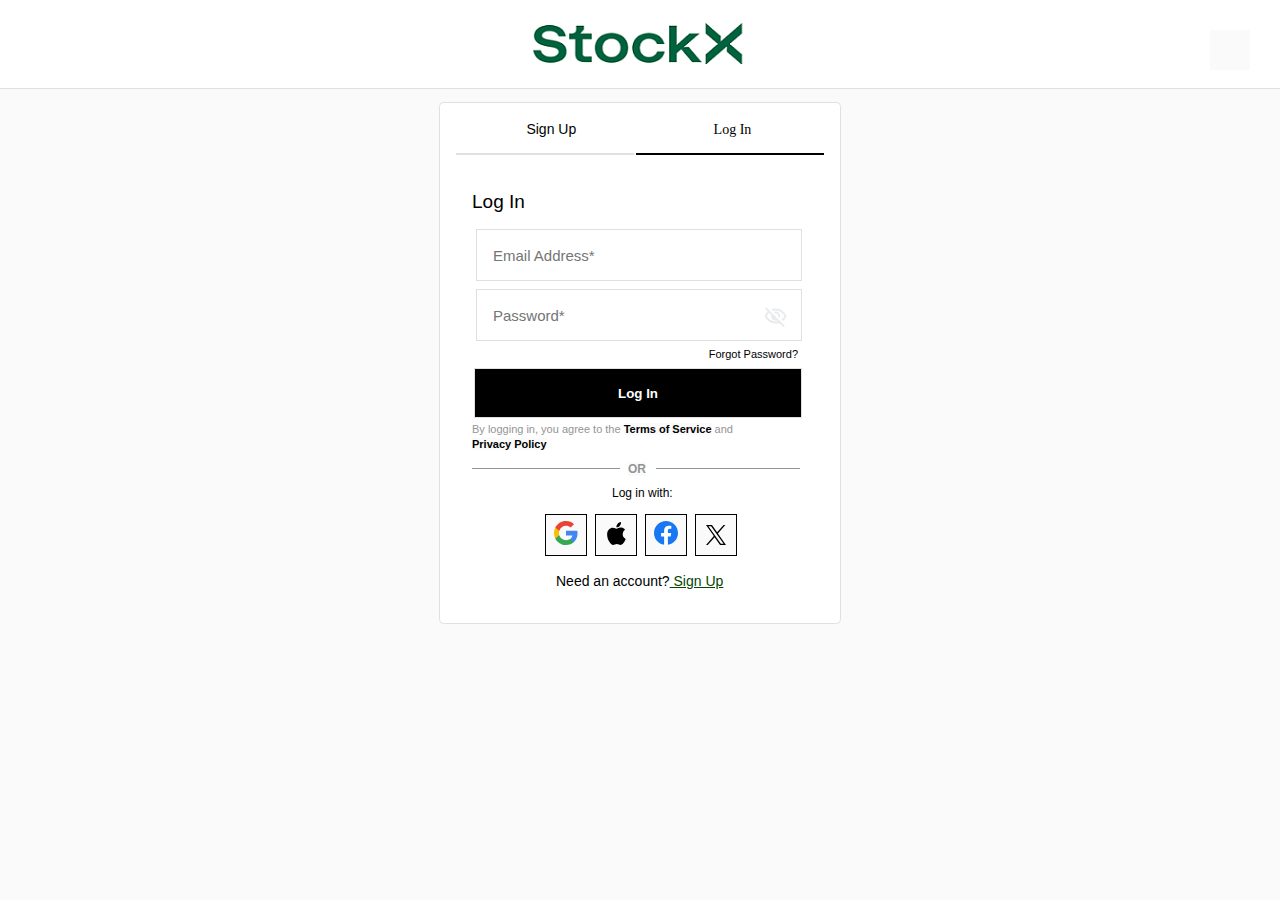
<file: HTML/index.html>
<!DOCTYPE html>
<html lang="en">

<head>
  <meta charset="UTF-8">
  <meta name="viewport" content="width=device-width, initial-scale=1.0">
  <link rel="stylesheet" href="../CSS/style.css">
  <link rel="icon" href="../SLIKE/icon.ico">
  <script src="../JS/script.js" defer></script>
  <title>Log in to StockX</title>
</head>

<body>
  <div class="najvecji">
    <div class="glava">
      <img src="../SLIKE/stockx.png" alt="logo" id="slika">
    </div>
    <div class="ozadje">
      <div class="podGlavo">
        <div class="obrazec">

          <div class="signupInLogin">
            <div class="signup">
              <button class="button" onclick="window.location.href='signup.html'">Sign Up</button>
              </button>
            </div>

            <div class="login active">
              <button class="button2" onclick="window.location.href='index.html'">Log In</button>

              </button>

            </div>
          </div>
          <div class="podgumbi">
            <h1>Log In</h1>
            <form class="loginFildi" id="loginform">
              <div id="forma">
                <input type="email" id="email" name="email" required
                pattern="[a-z0-9._%+-]+@[a-z0-9.-]+\.[a-z]{2,}$" 
                title="Please enter a valid email address (e.g., user@example.com)"
                placeholder="Email Address*">
              </div>
              <div class="geslo">
                <div id="forma">
                  <input type="password" id="password" name="password"
                    required
                    pattern="(?=.*[A-Z])(?=.*\d)(?=.*[@$!%*?&])[A-Za-z\d@$!%*?&]{8,}"
                    title="Password must be at least 8 characters, with at least 1 uppercase letter, 1 number, and 1 special character (e.g., @$!%*?&)."
                    placeholder="Password*">
                  <img id="password-toggle" class="on" alt="">
                </div>
              </div>
              <div class="pozabljenoGeslo">
                <a href="url" class="pozabigeslo">Forgot Password?</a>
              </div>
              <div class="gumbek">
                <input type="submit" id="submit" value="Log In">
              </div>
              <div class="tekst">
                <p class="napisano">By logging in, you agree to the <span>Terms of Service</span> and <br>
                  <span>Privacy Policy</span>
                </p>

              </div>
              <div class="podtekst">
                <span id="or">OR</span>
                <div id="levi"></div>
                <div id="desni"></div>
                <p id="vpodtekst">Log in with:</p>
              </div>
              <div class="ikonce">
                <div class="ikonca">
                  <span class="slikca"><svg width="30" height="30" viewBox="0 0 25 24" fill="none">
                      <path fill-rule="evenodd" clip-rule="evenodd"
                        d="M22.1 12.2272C22.1 11.5182 22.0364 10.8363 21.9182 10.1818H12.5V14.05H17.8818C17.65 15.3 16.9455 16.3591 15.8864 17.0682V19.5772H19.1182C21.0091 17.8363 22.1 15.2727 22.1 12.2272Z"
                        fill="#4285F4"></path>
                      <path fill-rule="evenodd" clip-rule="evenodd"
                        d="M12.4998 21.9999C15.1998 21.9999 17.4635 21.1045 19.118 19.5772L15.8862 17.0681C14.9907 17.6681 13.8453 18.0227 12.4998 18.0227C9.89529 18.0227 7.69075 16.2636 6.90439 13.8999H3.56348V16.4908C5.20893 19.759 8.59075 21.9999 12.4998 21.9999Z"
                        fill="#34A853"></path>
                      <path fill-rule="evenodd" clip-rule="evenodd"
                        d="M6.90455 13.9C6.70455 13.3 6.59091 12.6591 6.59091 12C6.59091 11.3409 6.70455 10.7 6.90455 10.1V7.50909H3.56364C2.88636 8.85909 2.5 10.3864 2.5 12C2.5 13.6136 2.88636 15.1409 3.56364 16.4909L6.90455 13.9Z"
                        fill="#FBBC05"></path>
                      <path fill-rule="evenodd" clip-rule="evenodd"
                        d="M12.4998 5.97727C13.968 5.97727 15.2862 6.48182 16.3226 7.47273L19.1907 4.60455C17.4589 2.99091 15.1953 2 12.4998 2C8.59075 2 5.20893 4.24091 3.56348 7.50909L6.90439 10.1C7.69075 7.73636 9.89529 5.97727 12.4998 5.97727Z"
                        fill="#EA4335"></path>
                    </svg></span>
                </div>
                <div class="ikonca">
                  <span class="slikca"><svg width="25" height="25" viewBox="0 0 24 24" fill="none">
                      <path
                        d="M15.195 4.513C15.873 3.69 16.351 2.567 16.351 1.433C16.351 1.278 16.341 1.123 16.318 1C15.206 1.044 13.872 1.734 13.083 2.668C12.449 3.379 11.871 4.513 11.871 5.647C11.871 5.825 11.905 5.991 11.916 6.047C11.982 6.058 12.094 6.08 12.216 6.08C13.206 6.08 14.45 5.413 15.195 4.513ZM15.973 6.313C14.317 6.313 12.961 7.325 12.093 7.325C11.171 7.325 9.97 6.38 8.525 6.38C5.779 6.38 3 8.648 3 12.918C3 15.586 4.023 18.398 5.301 20.211C6.391 21.744 7.347 23 8.725 23C10.081 23 10.682 22.1 12.371 22.1C14.083 22.1 14.472 22.978 15.973 22.978C17.463 22.978 18.453 21.61 19.397 20.265C20.442 18.72 20.887 17.219 20.897 17.142C20.809 17.119 17.963 15.952 17.963 12.695C17.963 9.871 20.198 8.604 20.331 8.504C18.852 6.381 16.596 6.314 15.973 6.314V6.313Z"
                        fill="black"></path>
                    </svg></span>
                </div>
                <div class="ikonca">
                  <span class="slikca"><svg width="30" height="30" viewBox="0 0 25 24" fill="none">
                      <circle cx="12.5" cy="12" r="10" fill="white"></circle>
                      <path
                        d="M22.5 12C22.5 6.477 18.023 2 12.5 2C6.977 2 2.5 6.477 2.5 12C2.5 16.991 6.157 21.128 10.938 21.878V14.891H8.398V12H10.938V9.797C10.938 7.291 12.43 5.907 14.715 5.907C15.808 5.907 16.953 6.102 16.953 6.102V8.562H15.693C14.45 8.562 14.063 9.333 14.063 10.125V12H16.836L16.393 14.89H14.063V21.878C18.843 21.128 22.5 16.991 22.5 12Z"
                        fill="#1877F2"></path>
                    </svg></span>
                </div>
                <div class="ikonca">
                  <svg class="slikca" width="20" height="20" viewBox="0 0 300 300.251" version="1.1">
                    <path
                      d="M178.57 127.15 290.27 0h-26.46l-97.03 110.38L89.34 0H0l117.13 166.93L0 300.25h26.46l102.4-116.59 81.8 116.59h89.34M36.01 19.54H76.66l187.13 262.13h-40.66" />
                  </svg>

                </div>
              </div>
            </form>

            <div class="toastBox"></div>

            <div class="tla">
              <p id="spodnja">Need an account?<a id="spodnjalink" href="signup.html"> Sign Up</a></p>
            </div>
          </div>
        </div>
      </div>
    </div>
  </div>

  <script>
    document.getElementById("loginform").addEventListener("submit", function (event) {
      event.preventDefault();

      const email = document.getElementById("email").value;
      const password = document.getElementById("password").value;

      console.log("Email:", email);
      console.log("Password:", password);

      showToast("Logged in successfully!");
    });
  </script>
</body>

</html>
</file>
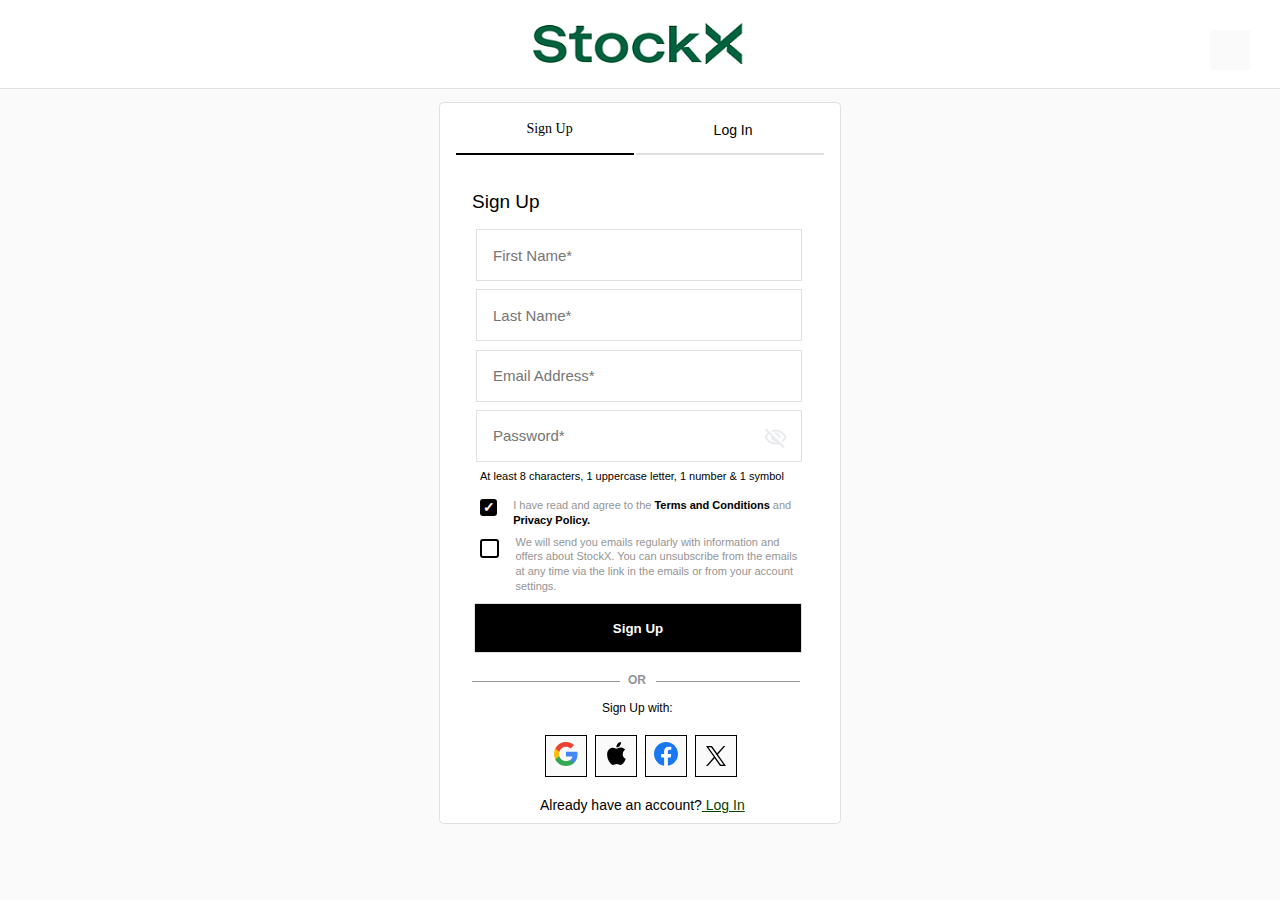
<file: signup.html>
<!DOCTYPE html>
<html lang="en">

<head>
  <meta charset="UTF-8">
  <meta name="viewport" content="width=device-width, initial-scale=1.0">
  <link rel="stylesheet" href="../CSS/style2.css">
  <link rel="icon" href="../SLIKE/icon.ico">
  <script src="../JS/script.js" defer></script>
  <title>Sign up for StockX</title>
</head>

<body>
  <div class="najvecji">
    <div class="glava">
      <img src="../SLIKE/stockx.png" alt="logo" id="slika">
    </div>
    <div class="ozadje">
      <div class="podGlavo">
        <div class="obrazec">

          <div class="signupInLogin">
            <div class="signup active">
              <button class="button2" onclick="window.location.href='signup.html'">Sign Up</button>
              </button>
            </div>

            <div class="login">
              <button class="button" onclick="window.location.href='index.html'">Log In</button>

              </button>

            </div>
          </div>
          <div class="podgumbi">
            <h1>Sign Up</h1>
            <form class="loginFildi" id="signupform">

              <div id="forma">
                <input type="text" id="ime" name="ime" required placeholder="First Name*">
              </div>


              <div class="geslo1">
                <div id="forma">
                  <input type="text" id="ime" name="priimek" required placeholder="Last Name*">
                </div>
              </div>

              <div id="forma">
                <input type="email" id="email" name="email" required
                pattern="[a-z0-9._%+-]+@[a-z0-9.-]+\.[a-z]{2,}$" 
                title="Please enter a valid email address (e.g., user@example.com)" placeholder="Email Address*">
              </div>

              <div class="geslo">
                <div id="forma">
                  <input type="password" id="password" name="password" required
                  pattern="(?=.*[A-Z])(?=.*\d)(?=.*[@$!%*?&])[A-Za-z\d@$!%*?&]{8,}"
                  title="Password must be at least 8 characters, with at least 1 uppercase letter, 1 number, and 1 special character (e.g., @$!%*?&)." placeholder="Password*">
                  <img id="password-toggle" class="on" alt="">
                </div>
              </div>
              <div class="pozabljenoGeslo">
                <span class="kajuse">At least 8 characters, 1 uppercase letter, 1 number & 1 symbol</span>
              </div>
              <div id="odkljukaj1">
                <input type="checkbox" checked id="checkbox1">
                <span class="custom-checkbox checked" onclick="toggleCheck()"></span>
                <p id="trmsncondits">I have read and agree to the <span>Terms and Conditions</span> and<br>
                  <span>Privacy Policy.</span></p>
              </div>
              <div id="odkljukaj2">
                <input type="checkbox" id="checkbox2">
                <span class="custom-checkbox1" onclick="toggleCheck1()"></span>
                <p id="marketing">We will send you emails regularly with information and <br>offers about StockX.
                  You can unsubscribe from the emails<br> at any time via the link in the emails or from your
                  account<br> settings.</p>
              </div>
              <div class="gumbek">
                <input type="submit" id="submit" value="Sign Up">
              </div>

              <div class="podtekst">

                <span id="or">OR</span>
                <div id="levi"></div>
                <div id="desni"></div>

                <p id="vpodtekst">Sign Up with:</p>
              </div>

              <div class="ikonce">
                <div class="ikonca">
                  <span class="slikca"><svg width="30" height="30" viewBox="0 0 25 24" fill="none">
                      <path fill-rule="evenodd" clip-rule="evenodd"
                        d="M22.1 12.2272C22.1 11.5182 22.0364 10.8363 21.9182 10.1818H12.5V14.05H17.8818C17.65 15.3 16.9455 16.3591 15.8864 17.0682V19.5772H19.1182C21.0091 17.8363 22.1 15.2727 22.1 12.2272Z"
                        fill="#4285F4"></path>
                      <path fill-rule="evenodd" clip-rule="evenodd"
                        d="M12.4998 21.9999C15.1998 21.9999 17.4635 21.1045 19.118 19.5772L15.8862 17.0681C14.9907 17.6681 13.8453 18.0227 12.4998 18.0227C9.89529 18.0227 7.69075 16.2636 6.90439 13.8999H3.56348V16.4908C5.20893 19.759 8.59075 21.9999 12.4998 21.9999Z"
                        fill="#34A853"></path>
                      <path fill-rule="evenodd" clip-rule="evenodd"
                        d="M6.90455 13.9C6.70455 13.3 6.59091 12.6591 6.59091 12C6.59091 11.3409 6.70455 10.7 6.90455 10.1V7.50909H3.56364C2.88636 8.85909 2.5 10.3864 2.5 12C2.5 13.6136 2.88636 15.1409 3.56364 16.4909L6.90455 13.9Z"
                        fill="#FBBC05"></path>
                      <path fill-rule="evenodd" clip-rule="evenodd"
                        d="M12.4998 5.97727C13.968 5.97727 15.2862 6.48182 16.3226 7.47273L19.1907 4.60455C17.4589 2.99091 15.1953 2 12.4998 2C8.59075 2 5.20893 4.24091 3.56348 7.50909L6.90439 10.1C7.69075 7.73636 9.89529 5.97727 12.4998 5.97727Z"
                        fill="#EA4335"></path>
                    </svg></span>
                </div>
                <div class="ikonca">
                  <span class="slikca"><svg width="25" height="25" viewBox="0 0 24 24" fill="none">
                      <path
                        d="M15.195 4.513C15.873 3.69 16.351 2.567 16.351 1.433C16.351 1.278 16.341 1.123 16.318 1C15.206 1.044 13.872 1.734 13.083 2.668C12.449 3.379 11.871 4.513 11.871 5.647C11.871 5.825 11.905 5.991 11.916 6.047C11.982 6.058 12.094 6.08 12.216 6.08C13.206 6.08 14.45 5.413 15.195 4.513ZM15.973 6.313C14.317 6.313 12.961 7.325 12.093 7.325C11.171 7.325 9.97 6.38 8.525 6.38C5.779 6.38 3 8.648 3 12.918C3 15.586 4.023 18.398 5.301 20.211C6.391 21.744 7.347 23 8.725 23C10.081 23 10.682 22.1 12.371 22.1C14.083 22.1 14.472 22.978 15.973 22.978C17.463 22.978 18.453 21.61 19.397 20.265C20.442 18.72 20.887 17.219 20.897 17.142C20.809 17.119 17.963 15.952 17.963 12.695C17.963 9.871 20.198 8.604 20.331 8.504C18.852 6.381 16.596 6.314 15.973 6.314V6.313Z"
                        fill="black"></path>
                    </svg></span>
                </div>
                <div class="ikonca">
                  <span class="slikca"><svg width="30" height="30" viewBox="0 0 25 24" fill="none">
                      <circle cx="12.5" cy="12" r="10" fill="white"></circle>
                      <path
                        d="M22.5 12C22.5 6.477 18.023 2 12.5 2C6.977 2 2.5 6.477 2.5 12C2.5 16.991 6.157 21.128 10.938 21.878V14.891H8.398V12H10.938V9.797C10.938 7.291 12.43 5.907 14.715 5.907C15.808 5.907 16.953 6.102 16.953 6.102V8.562H15.693C14.45 8.562 14.063 9.333 14.063 10.125V12H16.836L16.393 14.89H14.063V21.878C18.843 21.128 22.5 16.991 22.5 12Z"
                        fill="#1877F2"></path>
                    </svg></span>
                </div>
                <div class="ikonca">
                  <svg class="slikca" width="20" height="20" viewBox="0 0 300 300.251" version="1.1">
                    <path
                      d="M178.57 127.15 290.27 0h-26.46l-97.03 110.38L89.34 0H0l117.13 166.93L0 300.25h26.46l102.4-116.59 81.8 116.59h89.34M36.01 19.54H76.66l187.13 262.13h-40.66" />
                  </svg>

                </div>
              </div>
            </form>

            <div class="toastBox"></div>

            <div class="tla">
              <p id="spodnja">Already have an account?<a id="spodnjalink" href="index.html"> Log In</a></p>
            </div>
          </div>
        </div>
      </div>
    </div>
  </div>

  <script>
    document.getElementById("signupform").addEventListener("submit", function (event) {
      // Prevent page refresh
      event.preventDefault();

      showToast("Signed up successfully!");
    });
  </script>
</body>

</html>
</file>
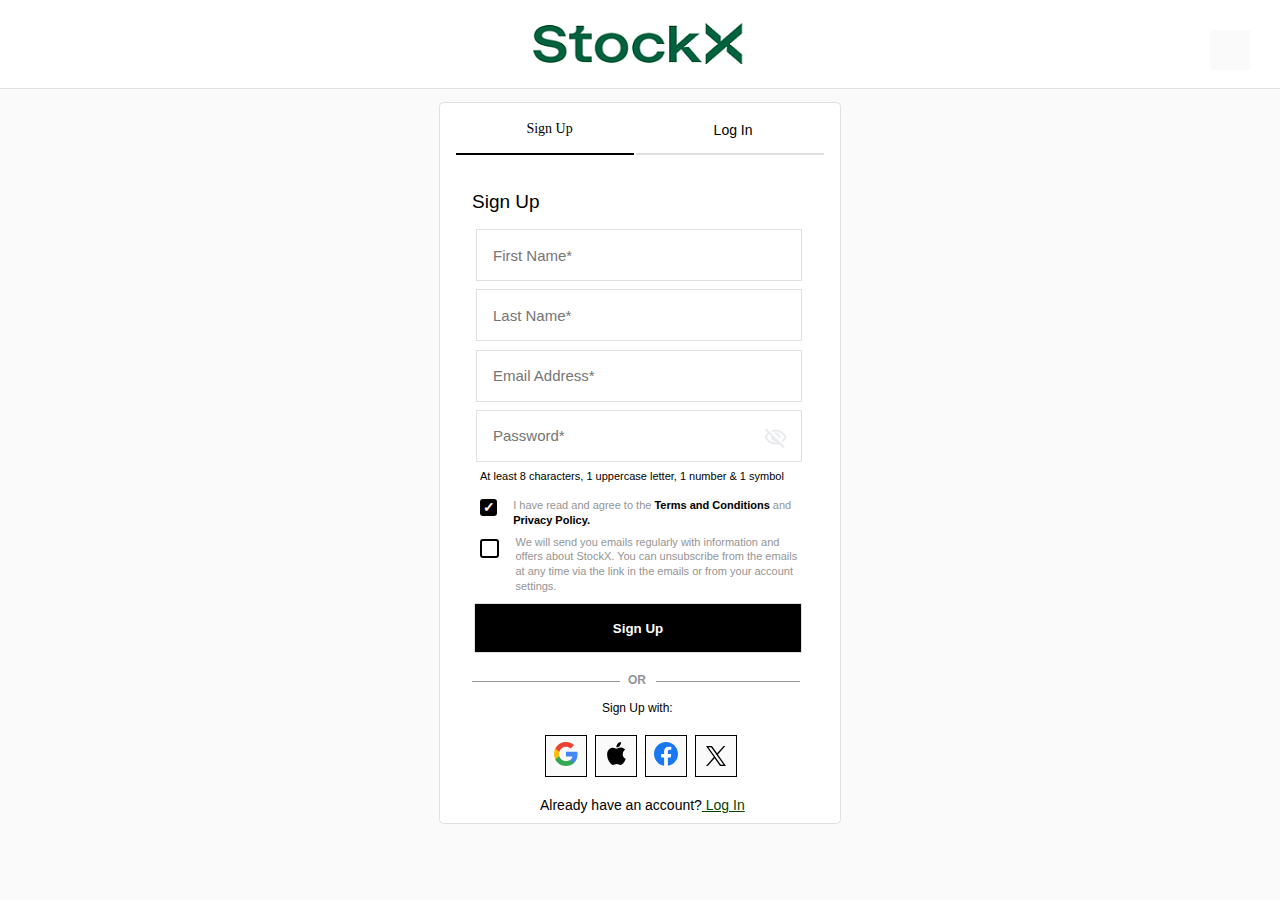
<file: HTML/signup.html>
<!DOCTYPE html>
<html lang="en">

<head>
  <meta charset="UTF-8">
  <meta name="viewport" content="width=device-width, initial-scale=1.0">
  <link rel="stylesheet" href="../CSS/style2.css">
  <link rel="icon" href="../SLIKE/icon.ico">
  <script src="../JS/script.js" defer></script>
  <title>Sign up for StockX</title>
</head>

<body>
  <div class="najvecji">
    <div class="glava">
      <img src="../SLIKE/stockx.png" alt="logo" id="slika">
    </div>
    <div class="ozadje">
      <div class="podGlavo">
        <div class="obrazec">

          <div class="signupInLogin">
            <div class="signup active">
              <button class="button2" onclick="window.location.href='signup.html'">Sign Up</button>
              </button>
            </div>

            <div class="login">
              <button class="button" onclick="window.location.href='../index.html'">Log In</button>

              </button>

            </div>
          </div>
          <div class="podgumbi">
            <h1>Sign Up</h1>
            <form class="loginFildi" id="signupform">

              <div id="forma">
                <input type="text" id="ime" name="ime" required placeholder="First Name*">
              </div>


              <div class="geslo1">
                <div id="forma">
                  <input type="text" id="ime" name="priimek" required placeholder="Last Name*">
                </div>
              </div>

              <div id="forma">
                <input type="email" id="email" name="email" required
                pattern="[a-z0-9._%+-]+@[a-z0-9.-]+\.[a-z]{2,}$" 
                title="Please enter a valid email address (e.g., user@example.com)" placeholder="Email Address*">
              </div>

              <div class="geslo">
                <div id="forma">
                  <input type="password" id="password" name="password" required
                  pattern="(?=.*[A-Z])(?=.*\d)(?=.*[@$!%*?&])[A-Za-z\d@$!%*?&]{8,}"
                  title="Password must be at least 8 characters, with at least 1 uppercase letter, 1 number, and 1 special character (e.g., @$!%*?&)." placeholder="Password*">
                  <img id="password-toggle" class="on" alt="">
                </div>
              </div>
              <div class="pozabljenoGeslo">
                <span class="kajuse">At least 8 characters, 1 uppercase letter, 1 number & 1 symbol</span>
              </div>
              <div id="odkljukaj1">
                <input type="checkbox" checked id="checkbox1">
                <span class="custom-checkbox checked" onclick="toggleCheck()"></span>
                <p id="trmsncondits">I have read and agree to the <span>Terms and Conditions</span> and<br>
                  <span>Privacy Policy.</span></p>
              </div>
              <div id="odkljukaj2">
                <input type="checkbox" id="checkbox2">
                <span class="custom-checkbox1" onclick="toggleCheck1()"></span>
                <p id="marketing">We will send you emails regularly with information and <br>offers about StockX.
                  You can unsubscribe from the emails<br> at any time via the link in the emails or from your
                  account<br> settings.</p>
              </div>
              <div class="gumbek">
                <input type="submit" id="submit" value="Sign Up">
              </div>

              <div class="podtekst">

                <span id="or">OR</span>
                <div id="levi"></div>
                <div id="desni"></div>

                <p id="vpodtekst">Sign Up with:</p>
              </div>

              <div class="ikonce">
                <div class="ikonca">
                  <span class="slikca"><svg width="30" height="30" viewBox="0 0 25 24" fill="none">
                      <path fill-rule="evenodd" clip-rule="evenodd"
                        d="M22.1 12.2272C22.1 11.5182 22.0364 10.8363 21.9182 10.1818H12.5V14.05H17.8818C17.65 15.3 16.9455 16.3591 15.8864 17.0682V19.5772H19.1182C21.0091 17.8363 22.1 15.2727 22.1 12.2272Z"
                        fill="#4285F4"></path>
                      <path fill-rule="evenodd" clip-rule="evenodd"
                        d="M12.4998 21.9999C15.1998 21.9999 17.4635 21.1045 19.118 19.5772L15.8862 17.0681C14.9907 17.6681 13.8453 18.0227 12.4998 18.0227C9.89529 18.0227 7.69075 16.2636 6.90439 13.8999H3.56348V16.4908C5.20893 19.759 8.59075 21.9999 12.4998 21.9999Z"
                        fill="#34A853"></path>
                      <path fill-rule="evenodd" clip-rule="evenodd"
                        d="M6.90455 13.9C6.70455 13.3 6.59091 12.6591 6.59091 12C6.59091 11.3409 6.70455 10.7 6.90455 10.1V7.50909H3.56364C2.88636 8.85909 2.5 10.3864 2.5 12C2.5 13.6136 2.88636 15.1409 3.56364 16.4909L6.90455 13.9Z"
                        fill="#FBBC05"></path>
                      <path fill-rule="evenodd" clip-rule="evenodd"
                        d="M12.4998 5.97727C13.968 5.97727 15.2862 6.48182 16.3226 7.47273L19.1907 4.60455C17.4589 2.99091 15.1953 2 12.4998 2C8.59075 2 5.20893 4.24091 3.56348 7.50909L6.90439 10.1C7.69075 7.73636 9.89529 5.97727 12.4998 5.97727Z"
                        fill="#EA4335"></path>
                    </svg></span>
                </div>
                <div class="ikonca">
                  <span class="slikca"><svg width="25" height="25" viewBox="0 0 24 24" fill="none">
                      <path
                        d="M15.195 4.513C15.873 3.69 16.351 2.567 16.351 1.433C16.351 1.278 16.341 1.123 16.318 1C15.206 1.044 13.872 1.734 13.083 2.668C12.449 3.379 11.871 4.513 11.871 5.647C11.871 5.825 11.905 5.991 11.916 6.047C11.982 6.058 12.094 6.08 12.216 6.08C13.206 6.08 14.45 5.413 15.195 4.513ZM15.973 6.313C14.317 6.313 12.961 7.325 12.093 7.325C11.171 7.325 9.97 6.38 8.525 6.38C5.779 6.38 3 8.648 3 12.918C3 15.586 4.023 18.398 5.301 20.211C6.391 21.744 7.347 23 8.725 23C10.081 23 10.682 22.1 12.371 22.1C14.083 22.1 14.472 22.978 15.973 22.978C17.463 22.978 18.453 21.61 19.397 20.265C20.442 18.72 20.887 17.219 20.897 17.142C20.809 17.119 17.963 15.952 17.963 12.695C17.963 9.871 20.198 8.604 20.331 8.504C18.852 6.381 16.596 6.314 15.973 6.314V6.313Z"
                        fill="black"></path>
                    </svg></span>
                </div>
                <div class="ikonca">
                  <span class="slikca"><svg width="30" height="30" viewBox="0 0 25 24" fill="none">
                      <circle cx="12.5" cy="12" r="10" fill="white"></circle>
                      <path
                        d="M22.5 12C22.5 6.477 18.023 2 12.5 2C6.977 2 2.5 6.477 2.5 12C2.5 16.991 6.157 21.128 10.938 21.878V14.891H8.398V12H10.938V9.797C10.938 7.291 12.43 5.907 14.715 5.907C15.808 5.907 16.953 6.102 16.953 6.102V8.562H15.693C14.45 8.562 14.063 9.333 14.063 10.125V12H16.836L16.393 14.89H14.063V21.878C18.843 21.128 22.5 16.991 22.5 12Z"
                        fill="#1877F2"></path>
                    </svg></span>
                </div>
                <div class="ikonca">
                  <svg class="slikca" width="20" height="20" viewBox="0 0 300 300.251" version="1.1">
                    <path
                      d="M178.57 127.15 290.27 0h-26.46l-97.03 110.38L89.34 0H0l117.13 166.93L0 300.25h26.46l102.4-116.59 81.8 116.59h89.34M36.01 19.54H76.66l187.13 262.13h-40.66" />
                  </svg>

                </div>
              </div>
            </form>

            <div class="toastBox"></div>

            <div class="tla">
              <p id="spodnja">Already have an account?<a id="spodnjalink" href="../index.html"> Log In</a></p>
            </div>
          </div>
        </div>
      </div>
    </div>
  </div>

  <script>
    document.getElementById("signupform").addEventListener("submit", function (event) {
      // Prevent page refresh
      event.preventDefault();

      showToast("Signed up successfully!");
    });
  </script>
</body>

</html>
</file>
<file: CSS/style.css>
* {

  margin: 0;
  padding: 0;
  background-color: #fafafa;

}

@font-face {
  font-family: pisava1;
  src: url(https://use.typekit.com/af/8d52a5/00000000000000003b9b3069/27/l?primer=7cdcb44be4a7db8877ffa5c0007b8dd865b3bbc383831fe2ea177f62257a9191&fvd=i7&v=3);

  font-family: pisava2;
  src: url(https://use.typekit.com/af/33a4a5/00000000000000003b9b3064/27/l?primer=7cdcb44be4a7db8877ffa5c0007b8dd865b3bbc383831fe2ea177f62257a9191&fvd=n5&v=3);

  font-family: pisava3;
  src: url(https://use.typekit.com/af/53c5dc/00000000000000003b9b3062/27/l?primer=7cdcb44be4a7db8877ffa5c0007b8dd865b3bbc383831fe2ea177f62257a9191&fvd=n4&v=3);

  font-family: pisava4;
  src: url(https://use.typekit.com/af/57cd6a/00000000000000003b9b3060/27/l?primer=7cdcb44be4a7db8877ffa5c0007b8dd865b3bbc383831fe2ea177f62257a9191&fvd=n3&v=3);

  font-family: pisava5;
  src: url(https://use.typekit.com/af/070a9f/00000000000000003b9b3068/27/l?primer=7cdcb44be4a7db8877ffa5c0007b8dd865b3bbc383831fe2ea177f62257a9191&fvd=n7&v=3);

  font-family: pisava6;
  src: url(https://use.typekit.com/af/228f63/00000000000000003b9b12e6/27/l?primer=7cdcb44be4a7db8877ffa5c0007b8dd865b3bbc383831fe2ea177f62257a9191&fvd=n4&v=3);

  font-family: pisava7;
  src: url(https://use.typekit.com/af/085107/00000000000000003b9b3066/27/l?primer=7cdcb44be4a7db8877ffa5c0007b8dd865b3bbc383831fe2ea177f62257a9191&fvd=n6&v=3);

  font-family: pisava8;
  src: url(https://use.typekit.com/af/310426/00000000000000003b9b3067/27/l?primer=7cdcb44be4a7db8877ffa5c0007b8dd865b3bbc383831fe2ea177f62257a9191&fvd=i6&v=3);

  font-family: pisava9;
  src: url(https://use.typekit.com/af/a8244f/00000000000000003b9b306b/27/l?primer=7cdcb44be4a7db8877ffa5c0007b8dd865b3bbc383831fe2ea177f62257a9191&fvd=i8&v=3);

  font-family: pisava10;
  src: url(https://use.typekit.com/af/a10112/00000000000000003b9b306c/27/l?primer=7cdcb44be4a7db8877ffa5c0007b8dd865b3bbc383831fe2ea177f62257a9191&fvd=n9&v=3);

  font-family: pisava11;
  src: url(https://use.typekit.com/af/b3caa7/00000000000000003b9b3063/27/l?primer=7cdcb44be4a7db8877ffa5c0007b8dd865b3bbc383831fe2ea177f62257a9191&fvd=i4&v=3);

  font-family: pisava12;
  src: url(https://use.typekit.com/af/e14e28/00000000000000003b9b306d/27/l?primer=7cdcb44be4a7db8877ffa5c0007b8dd865b3bbc383831fe2ea177f62257a9191&fvd=i9&v=3);

  font-family: pisava13;
  src: url(https://use.typekit.com/af/e991bd/00000000000000003b9b306a/27/l?primer=7cdcb44be4a7db8877ffa5c0007b8dd865b3bbc383831fe2ea177f62257a9191&fvd=n8&v=3);

}



body {
  /*font-family:pisava1;*/
  font-weight: bold;
  font-family: 'proxima-nova', sans-serif;

}
html,body {
  height: 100%;

}

.glava {
  height: 11%;
  width: auto;
  border-bottom: solid 1px #e0e0e0;
  display: flex;
  justify-content: center;
  align-items: center;
  padding-bottom: 0.25%;
  background-color: white;
  padding-top: 0.25%;


}

.podGlavo {
  display: flex;
  justify-content: center;
  align-items: center;


}

.obrazec {
  width: 400px;
  height: 520px;
  margin-top: 1%;
  border: solid 1px #e0e0e0;
  border-radius: 4.5px;
  background-color: white;

}

.login {
  border-bottom: 2px solid #e0e0e0;
  width: 46%;
  float: right;
  height: 50px;
  padding-left: 1%;
  margin-right: 4%;
  background-color: white;
  cursor: pointer;
  border-width: 10%;

}

.button {
  background-color: white;
  border: none;
  color: black;
  text-align: center;
  font-size: 16px;
  padding-left: 40%;
  cursor: pointer;
  padding-top: 10%;
  font-size: 14px;
}
.button2 {
  background-color: white;
  border: none;
  color: black;
  text-align: center;
  font-size: 16px;
  padding-left: 40%;
  cursor: pointer;
  padding-top: 10%;
  font-size: 14px;
  font-family: pisava13;
}



.signup {
  border-bottom: 2px solid #e0e0e0;
  border-width: 10%;
  float: left;
  width: 44%;
  height: 50px;
  cursor: pointer;
  background-color: white;
  margin-left: 4%;
  padding-right: 0.5%;
}

.active {
  color: black;
  font-weight: bold;
  border-color: black;
}

#forma {
  background-color: white;
}

#password-toggle {
  position: absolute;
  transform: translateX(-160%) translateY(65%);

  background-color: white;
  
  color: black;
  cursor: pointer;
}

#password-toggle.on {
  content:url("../SLIKE/hidden.svg");
}

#password-toggle.off {
  content:url("../SLIKE/visible.svg");
}

.podgumbi {
  margin-top: 22%;
  background-color: white;
  height: 80%;
  width: 100%;

}

h1 {
  font-size: 19px;
  font-weight: 500;
  padding-left: 8%;
  background-color: white;
}

.loginFildi {
  height: 70%;
  width: 100%;
  margin-top: 4%;
  background-color: white;

}

#email {
  height: 50px;
  width: 77%;
  margin-left: 9%;
  border: 1px solid #e0e0e0;
  background-color: white;

}

#forma {
  background-color: white;
}

input[type="email"] {
  font-family: 'proxima-nova', sans-serif;
  padding-left: 4%;
  font-size: 15px;

}

.geslo {
  height: 16%;
  width: 100%;
  /* border:1px solid red;*/
  margin-top: 2%;
  background-color: white;

}

#password {
  height: 50px;
  width: 77%;
  margin-left: 9%;
  border: 1px solid #e0e0e0;
  background-color: white;
  color: #949494;

  font-family: 'proxima-nova', sans-serif;
  padding-left: 4%;
  font-size: 15px;
}

.pozabljenoGeslo {
  height: 7%;
  width: 100%;
  /*border:1px solid aqua;*/
  padding-top: 3%;
  background-color: white;

}

.gumbek {

  background-color: white;

}

input[type="submit"] {
  height: 50px;
  width: 82%;
  margin-left: 8.5%;
  border: 1px solid #e0e0e0;
  background-color: black;
  cursor: pointer;
  color: white;
  font-family: 'proxima-nova', sans-serif;
  font-weight: 600;

}

.tekst {
  height: 15%;
  width: 100%;
  background-color: white;

}

.napisano {
  font-family: 'proxima-nova', sans-serif;
  font-size: 11px;
  line-height: 1.33;
  font-weight: 500;
  color: #949494;
  background-color: white;
  padding-top: 1%;
  padding-left: 8%;
  display: inline-block;
}

.pozabigeslo {
  text-decoration: none;
  float: right;
  padding-right: 10.5%;
  font-size: 11px;
  color: black;
  font-weight: 400;
  background-color: white;
}

span {
  font-family: 'proxima-nova', sans-serif;
  font-weight: 700;
  color: black;
  font-size: 11px;
  line-height: 1.33;
}

.podtekst {
  height: 20%;
  width: 100%;
  color: #949494;
  font-size: 12px;
  line-height: 1.33;
  font-weight: 500;
  background-color: white;

}

#levi {
  border-bottom: 1px solid #949494;
  width: 37%;
  float: left;
  height: 10%;
  margin-left: 8%;
  background-color: white;


}

#desni {
  border-bottom: 1px solid #949494;
  width: 36%;
  float: right;
  height: 10%;
  margin-right: 10%;
  background-color: white;


}

#or {
  color: #949494;
  font-size: 12px;
  line-height: 1.33;
  font-weight: 600;
  text-align: center;
  margin-left: 2%;
  font-family: 'proxima-nova', sans-serif;
}


.ikonce {
  display: flex;
  justify-content: center;
  background-color: white;
  margin-top: -1.5%;

}

.ikonce .ikonca {
  cursor: pointer;
  display: flex;
  justify-content: center;
  align-items: center;
  height: 40px;
  width: 40px;
  border: 1px solid black;
  margin: 0 3px 0 5px;
}

.ikonce .ikonca .slikca {
  display: block;
}

#vpodtekst {
  padding-left: 43%;
  color: black;
  margin-top: 2%;
  background-color: white;

}

.tla {
  background-color: white;
  height: 30px;
  margin-top: 11%;
}

#spodnja {
  color: black;
  background-color: white;
  padding-left: 29%;
  font-family: 'proxima-nova', sans-serif;
  font-size: 14px;
  line-height: 1.33;
  font-weight: 500;
  padding-top: 2%;
  

}

#spodnjalink {
  color: rgb(3, 68, 3);
  text-decoration: underline;
  background-color: white;
  cursor: pointer;
}

/* toast */

.toastBox {
  position: fixed;
  top: 30px;
  right: 30px;
  display: flex;
  flex-direction: column;
  align-items: flex-end;
  overflow: hidden;
  padding: 20px;
}

.toast {
  width: 400px;
  height: 80px;
  background: #fff;
  font-weight: 500;
  margin: 15px 0;
  box-shadow: 0 0 20px rgba(0, 0, 0, 0.3);
  display: flex;
  align-items: center;
  position: relative;
  transform: translateX(100%);
  animation: moveleft 0.5s cubic-bezier(0.165, 0.84, 0.44, 1) forwards;
  padding-left: 2em;
}

@keyframes moveleft {
  100% {
      transform: translateX(0);
  }
}

.toast i {
  margin: 0 20px;
  font-size: 35px;
}

.toast.success i {
  color: green;
}

.toast.error i {
  color: red;
}

.toast.invalid i {
  color: orange;
}

.toast::after {
  content: '';
  position: absolute;
  left: 0;
  bottom: 0;
  width: 100%;
  height: 5px;
  animation: anim 3s linear forwards;
}

@keyframes anim {
  100% {
      width: 0;
  }
}

.toast.success::after {
  background: green;
}

.toast.error::after {
  background: red;
}

.toast.invalid::after {
  background: orange;
}

.close-btn {
  background: none;
  border: none;
  cursor: pointer;
  position: absolute;
  top: 0;
  right: 0;
  padding: 5px;
  width: 20px;
  height: 20px;
  display: flex;
  align-items: center;
  justify-content: center;
  z-index: 1;
}

.close-btn i {
  color: #666;
}

.toast.error .close-btn i,
.toast.invalid .close-btn i {
  color: #666;
}
</file>
<file: CSS/style2.css>
* {

  margin: 0;
  padding: 0;
  background-color: #fafafa;

}

@font-face {
  font-family: pisava1;
  src: url(https://use.typekit.com/af/8d52a5/00000000000000003b9b3069/27/l?primer=7cdcb44be4a7db8877ffa5c0007b8dd865b3bbc383831fe2ea177f62257a9191&fvd=i7&v=3);

  font-family: pisava2;
  src: url(https://use.typekit.com/af/33a4a5/00000000000000003b9b3064/27/l?primer=7cdcb44be4a7db8877ffa5c0007b8dd865b3bbc383831fe2ea177f62257a9191&fvd=n5&v=3);

  font-family: pisava3;
  src: url(https://use.typekit.com/af/53c5dc/00000000000000003b9b3062/27/l?primer=7cdcb44be4a7db8877ffa5c0007b8dd865b3bbc383831fe2ea177f62257a9191&fvd=n4&v=3);

  font-family: pisava4;
  src: url(https://use.typekit.com/af/57cd6a/00000000000000003b9b3060/27/l?primer=7cdcb44be4a7db8877ffa5c0007b8dd865b3bbc383831fe2ea177f62257a9191&fvd=n3&v=3);

  font-family: pisava5;
  src: url(https://use.typekit.com/af/070a9f/00000000000000003b9b3068/27/l?primer=7cdcb44be4a7db8877ffa5c0007b8dd865b3bbc383831fe2ea177f62257a9191&fvd=n7&v=3);

  font-family: pisava6;
  src: url(https://use.typekit.com/af/228f63/00000000000000003b9b12e6/27/l?primer=7cdcb44be4a7db8877ffa5c0007b8dd865b3bbc383831fe2ea177f62257a9191&fvd=n4&v=3);

  font-family: pisava7;
  src: url(https://use.typekit.com/af/085107/00000000000000003b9b3066/27/l?primer=7cdcb44be4a7db8877ffa5c0007b8dd865b3bbc383831fe2ea177f62257a9191&fvd=n6&v=3);

  font-family: pisava8;
  src: url(https://use.typekit.com/af/310426/00000000000000003b9b3067/27/l?primer=7cdcb44be4a7db8877ffa5c0007b8dd865b3bbc383831fe2ea177f62257a9191&fvd=i6&v=3);

  font-family: pisava9;
  src: url(https://use.typekit.com/af/a8244f/00000000000000003b9b306b/27/l?primer=7cdcb44be4a7db8877ffa5c0007b8dd865b3bbc383831fe2ea177f62257a9191&fvd=i8&v=3);

  font-family: pisava10;
  src: url(https://use.typekit.com/af/a10112/00000000000000003b9b306c/27/l?primer=7cdcb44be4a7db8877ffa5c0007b8dd865b3bbc383831fe2ea177f62257a9191&fvd=n9&v=3);

  font-family: pisava11;
  src: url(https://use.typekit.com/af/b3caa7/00000000000000003b9b3063/27/l?primer=7cdcb44be4a7db8877ffa5c0007b8dd865b3bbc383831fe2ea177f62257a9191&fvd=i4&v=3);

  font-family: pisava12;
  src: url(https://use.typekit.com/af/e14e28/00000000000000003b9b306d/27/l?primer=7cdcb44be4a7db8877ffa5c0007b8dd865b3bbc383831fe2ea177f62257a9191&fvd=i9&v=3);

  font-family: pisava13;
  src: url(https://use.typekit.com/af/e991bd/00000000000000003b9b306a/27/l?primer=7cdcb44be4a7db8877ffa5c0007b8dd865b3bbc383831fe2ea177f62257a9191&fvd=n8&v=3);

}


body {
  /*font-family:pisava1;*/
  font-weight: bold;
  font-family: 'proxima-nova', sans-serif;

}

html,
body {
  height: 100%;

}

.glava {
  height: 11%;
  width: auto;
  border-bottom: solid 1px #e0e0e0;
  display: flex;
  justify-content: center;
  align-items: center;
  padding-bottom: 0.25%;
  background-color: white;
  padding-top: 0.25%;


}

.podGlavo {
  display: flex;
  justify-content: center;
  align-items: center;


}

.obrazec {
  width: 400px;
  height: 720px;
  margin-top: 1%;
  border: solid 1px #e0e0e0;
  border-radius: 4.5px;
  background-color: white;

}

.login {
  border-bottom: 2px solid #e0e0e0;
  width: 46%;
  float: right;
  height: 50px;
  padding-left: 1%;
  margin-right: 4%;
  background-color: white;
  cursor: pointer;
  border-width: 10%;

}

.button {
  background-color: white;
  border: none;
  color: black;
  text-align: center;
  font-size: 16px;
  padding-left: 40%;
  cursor: pointer;
  padding-top: 10%;
  font-size: 14px;

}
.button2 {
  background-color: white;
  border: none;
  color: black;
  text-align: center;
  font-size: 16px;
  padding-left: 40%;
  cursor: pointer;
  padding-top: 10%;
  font-size: 14px;
  font-family: pisava13;
}

.signup {
  border-bottom: 2px solid #e0e0e0;
  border-width: 10%;
  float: left;
  width: 44%;
  height: 50px;
  cursor: pointer;
  background-color: white;
  margin-left: 4%;
  padding-right: 0.5%;
}

.active {
  color: black;
  font-weight: bold;
  border-color: black;
}

#forma {
  background-color: white;
}

#password-toggle {
  position: absolute;
  transform: translateX(-160%) translateY(65%);

  background-color: white;
  
  color: black;
  cursor: pointer;
}

#password-toggle.on {
  content:url("../SLIKE/hidden.svg");
}

#password-toggle.off {
  content:url("../SLIKE/visible.svg");
}

.podgumbi {
  margin-top: 22%;
  background-color: white;
  height: 80%;
  width: 100%;

}

h1 {
  font-size: 19px;
  font-weight: 500;
  padding-left: 8%;
  background-color: white;
}

.loginFildi {
  height: 70%;
  width: 100%;
  margin-top: 4%;
  background-color: white;

}

#email {
  height: 50px;
  width: 77%;
  margin-left: 9%;
  border: 1px solid #e0e0e0;
  background-color: white;

}

#forma {
  background-color: white;
}

input[type="email"] {
  font-family: 'proxima-nova', sans-serif;
  padding-left: 4%;
  font-size: 15px;

}

.geslo {
  height: 16%;
  width: 100%;
  /* border:1px solid red;*/
  margin-top: 2%;
  background-color: white;

}

#password {
  height: 50px;
  width: 77%;
  margin-left: 9%;
  border: 1px solid #e0e0e0;
  background-color: white;

}

input[type="password"] {
  font-family: 'proxima-nova', sans-serif;
  padding-left: 4%;
  font-size: 15px;
}

input[type="text"] {
  font-family: 'proxima-nova', sans-serif;
  padding-left: 4%;
  font-size: 15px;
}

#ime {
  height: 50px;
  width: 77%;
  margin-left: 9%;
  border: 1px solid #e0e0e0;
  background-color: white;
}


.pozabljenoGeslo {
  height: 7%;
  width: 100%;
  background-color: white;
  margin-top: -2%;


}

.kajuse {
  text-decoration: none;
  font-size: 11px;
  color: black;
  font-weight: 400;
  background-color: white;
  margin-left: 10%;


}

.gumbek {
  margin-top: 2%;
  background-color: white;

}

input[type="submit"] {
  height: 50px;
  width: 82%;
  margin-left: 8.5%;
  border: 1px solid #e0e0e0;
  background-color: black;
  cursor: pointer;
  color: white;
  font-family: 'proxima-nova', sans-serif;
  font-weight: 600;

}

.tekst {
  height: 15%;
  width: 100%;
  background-color: white;

}

.napisano {
  font-family: 'proxima-nova', sans-serif;
  font-size: 11px;
  line-height: 1.33;
  font-weight: 500;
  color: #949494;
  background-color: white;
  padding-top: 1%;
  padding-left: 8%;
  display: inline-block;
}

.pozabigeslo {
  text-decoration: none;
  float: right;
  padding-right: 10.5%;
  font-size: 11px;
  color: black;
  font-weight: 400;
  background-color: white;
}

span {
  font-family: 'proxima-nova', sans-serif;
  font-weight: 700;
  color: black;
  font-size: 11px;
  line-height: 1.33;
}

.podtekst {
  height: 20%;
  width: 100%;
  color: #949494;
  font-size: 12px;
  line-height: 1.33;
  font-weight: 500;
  background-color: white;
  margin-top: 5%;


}

#levi {
  border-bottom: 1px solid #949494;
  width: 37%;
  float: left;
  height: 10%;
  margin-left: 8%;
  background-color: white;


}

#desni {
  border-bottom: 1px solid #949494;
  width: 36%;
  float: right;
  height: 10%;
  margin-right: 10%;
  background-color: white;


}

#or {
  color: #949494;
  font-size: 12px;
  line-height: 1.33;
  font-weight: 600;
  text-align: center;
  margin-left: 2%;
  font-family: 'proxima-nova', sans-serif;
  padding-bottom: 30%;
  background-color: white;

}

.geslo1 {
  height: 15%;
  width: 100%;
  /* border:1px solid red;*/
  margin-top: 2%;
  background-color: white;
}


.ikonce {
  display: flex;
  justify-content: center;
  background-color: white;
  margin-top: -19px;




}

.ikonce .ikonca {
  cursor: pointer;
  display: flex;
  justify-content: center;
  align-items: center;
  height: 40px;
  width: 40px;
  border: 1px solid black;
  margin: 0 3px 0 5px;

}

.ikonce .ikonca .slikca {
  display: block;

}

#vpodtekst {
  padding-left: 40.5%;
  color: black;
  background-color: white;
  margin-top: 3%;



}

.tla {
  background-color: white;
  height: 30px;
  margin-top: 11%;
}

#spodnja {
  color: black;
  background-color: white;
  padding-left: 25%;
  font-family: 'proxima-nova', sans-serif;
  font-size: 14px;
  line-height: 1.33;
  font-weight: 500;
  padding-top: 30%;
}

#spodnjalink {
  color: rgb(3, 68, 3);
  text-decoration: underline;
  background-color: white;
  cursor: pointer;
}

#mailfild {
  margin-top: 0.5%;
}

#odkljukaj1 {
  /* border:1px solid red;*/
  height: 10%;
  font-size: 15px;
  background-color: white;

}

#odkljukaj2 {
  /*border:1px solid green;*/
  height: 15%;
  background-color: white;
}

input[type=checkbox] {
  display: none;
}

.custom-checkbox {
  width: 13px;
  height: 13px;
  background-color: white;
  border: 2px solid black;
  border-radius: 3px;
  display: inline-block;
  position: relative;
  cursor: pointer;
  margin-left: 10%;
  margin-bottom: 2%;

}

.custom-checkbox.checked {
  background-color: black;
}

.custom-checkbox.checked::after {
  content: '✓';
  position: absolute;
  top: 50%;
  left: 50%;
  transform: translate(-50%, -50%);
  color: white;
  font-size: 14px;
  font-weight: bold;
}





.custom-checkbox1 {
  width: 15px;
  height: 15px;
  background-color: white;
  border: 2px solid black;
  border-radius: 3px;
  display: inline-block;
  position: relative;
  cursor: pointer;
  margin-left: 10%;
  margin-bottom: 8%;


}

.custom-checkbox1.checked {
  background-color: black;
}

.custom-checkbox1.checked::after {
  content: '✓';
  position: absolute;
  top: 50%;
  left: 50%;
  transform: translate(-50%, -50%);
  color: white;
  font-size: 14px;
  font-weight: bold;


}

#trmsncondits {
  font-family: 'proxima-nova', sans-serif;
  font-size: 11px;
  line-height: 1.33;
  font-weight: 500;
  color: #949494;
  background-color: white;
  padding-top: 1%;
  padding-left: 3%;
  display: inline-block;
}

#marketing {
  font-family: 'proxima-nova', sans-serif;
  font-size: 11px;
  line-height: 1.33;
  font-weight: 500;
  color: #949494;
  background-color: white;
  margin-left: 3%;
  display: inline-block;

}

/* toast */

.toastBox {
  position: fixed;
  top: 30px;
  right: 30px;
  display: flex;
  flex-direction: column;
  align-items: flex-end;
  overflow: hidden;
  padding: 20px;
}

.toast {
  width: 400px;
  height: 80px;
  background: #fff;
  font-weight: 500;
  margin: 15px 0;
  box-shadow: 0 0 20px rgba(0, 0, 0, 0.3);
  display: flex;
  align-items: center;
  position: relative;
  transform: translateX(100%);
  animation: moveleft 0.5s cubic-bezier(0.165, 0.84, 0.44, 1) forwards;
  padding-left: 2em;
}

@keyframes moveleft {
  100% {
      transform: translateX(0);
  }
}

.toast i {
  margin: 0 20px;
  font-size: 35px;
}

.toast.success i {
  color: green;
}

.toast.error i {
  color: red;
}

.toast.invalid i {
  color: orange;
}

.toast::after {
  content: '';
  position: absolute;
  left: 0;
  bottom: 0;
  width: 100%;
  height: 5px;
  animation: anim 3s linear forwards;
}

@keyframes anim {
  100% {
      width: 0;
  }
}

.toast.success::after {
  background: green;
}

.toast.error::after {
  background: red;
}

.toast.invalid::after {
  background: orange;
}

.close-btn {
  background: none;
  border: none;
  cursor: pointer;
  position: absolute;
  top: 0;
  right: 0;
  padding: 5px;
  width: 20px;
  height: 20px;
  display: flex;
  align-items: center;
  justify-content: center;
  z-index: 1;
}

.close-btn i {
  color: #666;
}

.toast.error .close-btn i,
.toast.invalid .close-btn i {
  color: #666;
}
</file>
